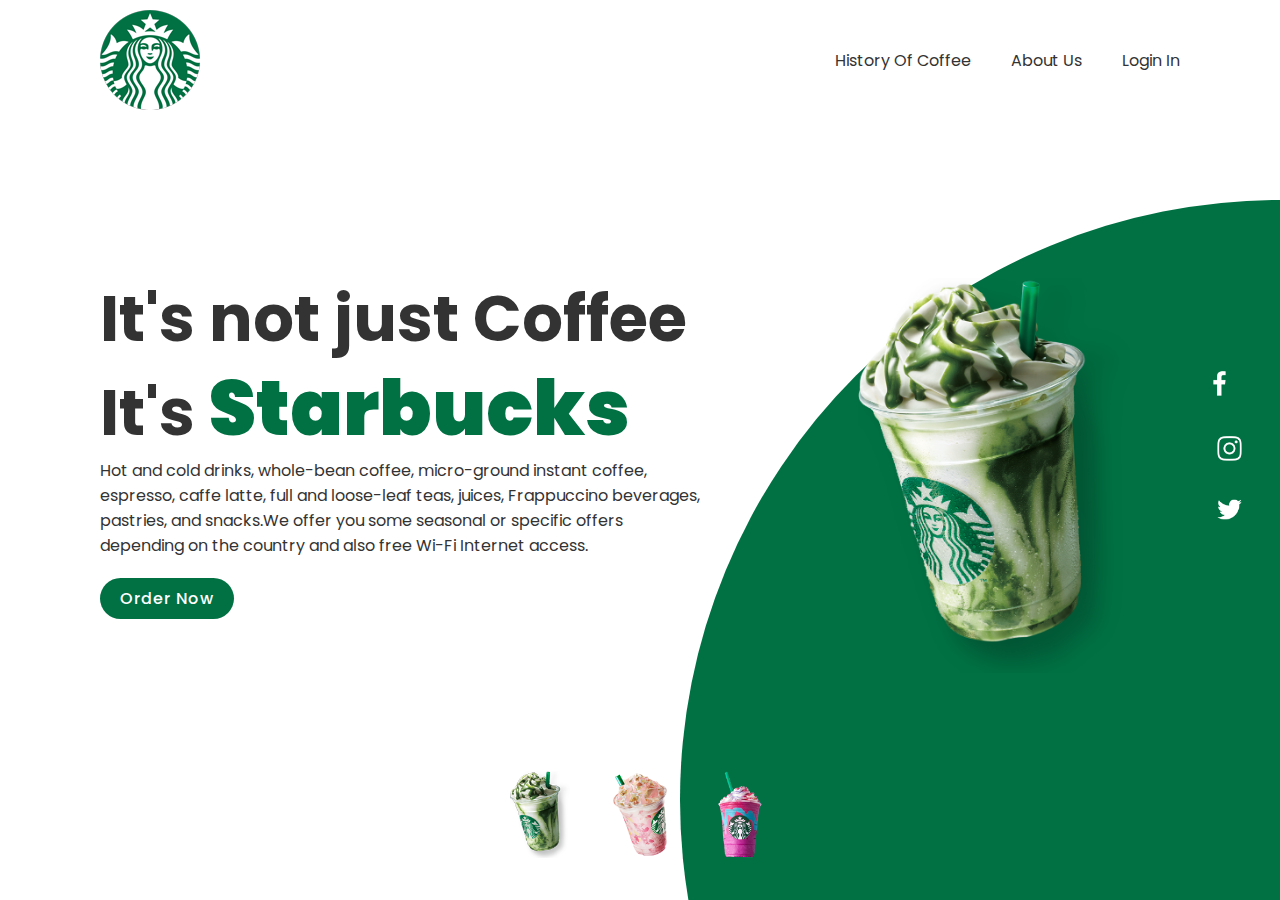
<file: index.html>
<!DOCTYPE html>
<html lang="en">
<head>
    <meta charset="UTF-8">
    <meta name="viewport" content="width=device-width, initial-scale=1.0">
    <link rel="icon" type="image/x-icon" href="/icons/starbucks.ico">
    <title>Starbucks</title>
    <link rel="stylesheet" href="styles/style.css">
</head>
<body>
    <section id = "section_id">
        <div class="round"></div>
        <header>
            <a href="#" class="logo"><img src="/main_page_image/logo.png"></a>
            <ul>
                <li>
                    <a href="/pages/history.html">History Of Coffee</a>
                </li>
                <li>
                    <a href="/pages/about.html">About Us</a>
                </li>
                <li>
                    <a href="/pages/sign.html">Login In</a>
                </li>

            </ul>
        </header>
        <div class="main_content">
            <div class="text">
                <h2>
                    It's not just Coffee <br> It's <span>Starbucks</span>
                </h2>
            <p> Hot and cold drinks, whole-bean coffee, micro-ground instant coffee, espresso, caffe latte, full and loose-leaf teas, juices, Frappuccino beverages, pastries, and snacks.We offer you some seasonal or specific offers depending on the country and also free Wi-Fi Internet access.</p>
            <a href="/pages/order.html">Order Now</a>
            </div>
            <div class="img_box">
                <img src="main_page_image/project_1(img).png" class="starbucks">
            </div>
            
        </div>
        <ul>
            <div class="change_coffee">
                 <li><img src="main_page_image/thumb1.png" onclick="imgChange('main_page_image/project_1(img).png');circleChange('#017143')"></li>
                <li><img src="main_page_image/thumb2.png"onclick="imgChange('main_page_image/img2.png');circleChange('#eb7495')"></li>
                <li><img src="main_page_image/thumb3.png"onclick="imgChange('main_page_image/img-3.png');circleChange('#d752b1')"></li>
            </div>
        </ul>
        <div class="icons">
            <ul>
                <li><a href="#"><img src="main_page_image/facebook.png"></a></li>
                <li><a href="#"><img src="main_page_image/instagram.png"></a></li>
                <li><a href="#"><img src="main_page_image/twitter.png"></a></li>
            </ul>
        </div>
    </section>
    <script>
        function imgChange(img_name){
            document.querySelector('.starbucks').src = img_name;
        }
        function circleChange(color_name){
           const r =  document.querySelector('.round');
           r.style.background = color_name;
        }
        
    </script>
</body>
</html>
</file>
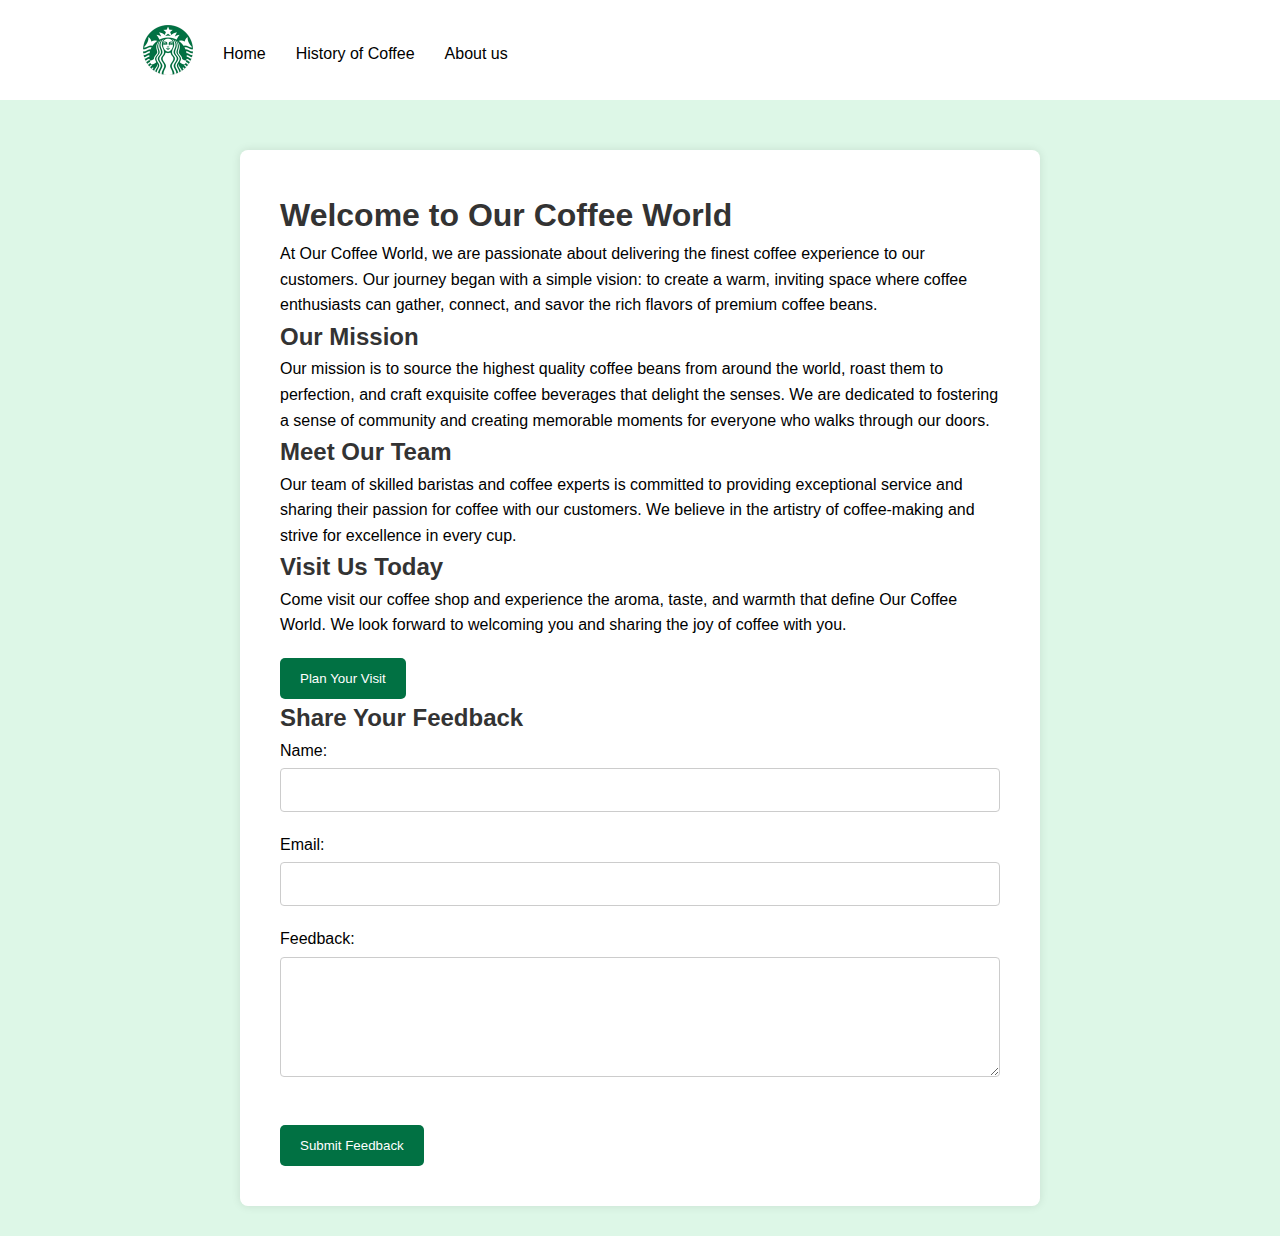
<file: pages/about.html>
<!DOCTYPE html>
<html lang="en">
<head>
    <meta charset="UTF-8">
    <meta http-equiv="X-UA-Compatible" content="IE=edge">
    <link rel="shortcut icon" href="#">
    <meta name="viewport" content="width=device-width, initial-scale=1.0">
    <link href="https://fonts.googleapis.com/css2?family=Roboto:wght@400;700&display=swap" rel="stylesheet">
    <title>About Us</title>
    <link rel="icon" type="image/x-icon" href="/icons/starbucks.ico">
    <link rel="stylesheet" href="/styles/navbar.css">
    <link rel="stylesheet" href="/styles/about.css">
</head>
<body>
    <header>
        <nav>
            <ul>


                <li >
                    <img src="/main_page_image/logo.png" class="nav-img">
                </li>
                <li class="">
                    <a href="/">
                   Home
                    </a>
                </li>

                <li>
                    <a href="/pages/history.html">
                        History of Coffee
                        
                    </a>
                </li>
                <li class="">
                    <a href="/pages/about.html">
                        About us
                    </a>
                </li>

            </ul>
        </nav>
    </header>
    
    <div class="about-container">
        <h1>Welcome to Our Coffee World</h1>
        <p>At Our Coffee World, we are passionate about delivering the finest coffee experience to our customers. Our journey began with a simple vision: to create a warm, inviting space where coffee enthusiasts can gather, connect, and savor the rich flavors of premium coffee beans.</p>
        
        <h2>Our Mission</h2>
        <p>Our mission is to source the highest quality coffee beans from around the world, roast them to perfection, and craft exquisite coffee beverages that delight the senses. We are dedicated to fostering a sense of community and creating memorable moments for everyone who walks through our doors.</p>
        
        <h2>Meet Our Team</h2>
        <p>Our team of skilled baristas and coffee experts is committed to providing exceptional service and sharing their passion for coffee with our customers. We believe in the artistry of coffee-making and strive for excellence in every cup.</p>
        
        <h2>Visit Us Today</h2>
        <p>Come visit our coffee shop and experience the aroma, taste, and warmth that define Our Coffee World. We look forward to welcoming you and sharing the joy of coffee with you.</p>
        
        <button id="visitButton">Plan Your Visit</button>

        <h2>Share Your Feedback</h2>
        <form id="feedbackForm">
            <div class="form-group">
                <label for="name">Name:</label>
                <input type="text" id="name" required>
            </div>
    
            <div class="form-group">
                <label for="email">Email:</label>
                <input type="email" id="email" required>
            </div>
    
            <div class="form-group">
                <label for="feedback">Feedback:</label>
                <textarea id="feedback" rows="4" required></textarea>
            </div>
    
            <button type="submit" id = "onsubmit" onclick="submitForm()">Submit Feedback</button>
        </form>
        
        
    </div>

    <script >

        // document.getElementById("visitButton").addEventListener("click", function() {
        //     alert("Plan your visit to Our Coffee World and immerse yourself in the world of exquisite coffee and warm hospitality!");
        // });
        

        //const feedbackForm = document.getElementById("feedbackForm");
        
        // const subData = document.querySelector("#onsubmit");
                
        //     subData.addEventListener("click",()=>{
        //                 const name = document.getElementById("name").value;
                
                    
        //         console.log(name.value);
        //         const email = document.getElementById("email").value;

        //         const feedback = document.getElementById("feedback").value;
        //         document.getElementById("feedbackForm").innerHTML = "<h2>Thank You!</h2><p>We appreciate your feedback, " + name + "!</p>";
        
        //     });
        
        // const name = document.getElementById("name").value;
        function submitForm() {
                              const name = document.getElementById("name").value;
                      
                          
                      console.log(name.value);
                      const email = document.getElementById("email").value;
      
                      const feedback = document.getElementById("feedback").value;
                      document.getElementById("feedbackForm").innerHTML = "<h2>Thank You!</h2><p>We appreciate your feedback, " + name + "!</p>";

            
          }
            
            // console.log(name.value);
            // const email = document.getElementById("email").value;

            // const feedback = document.getElementById("feedback").value;

            // console.log("Email: " + email);
            // console.log("Feedback: " + feedback);
            // console.log("Name: " + name);

                     
    
           

        

        
        //document.getElementById("feedbackForm").addEventListener("submit", submitForm);

    </script>
</body>
</html>
</file>
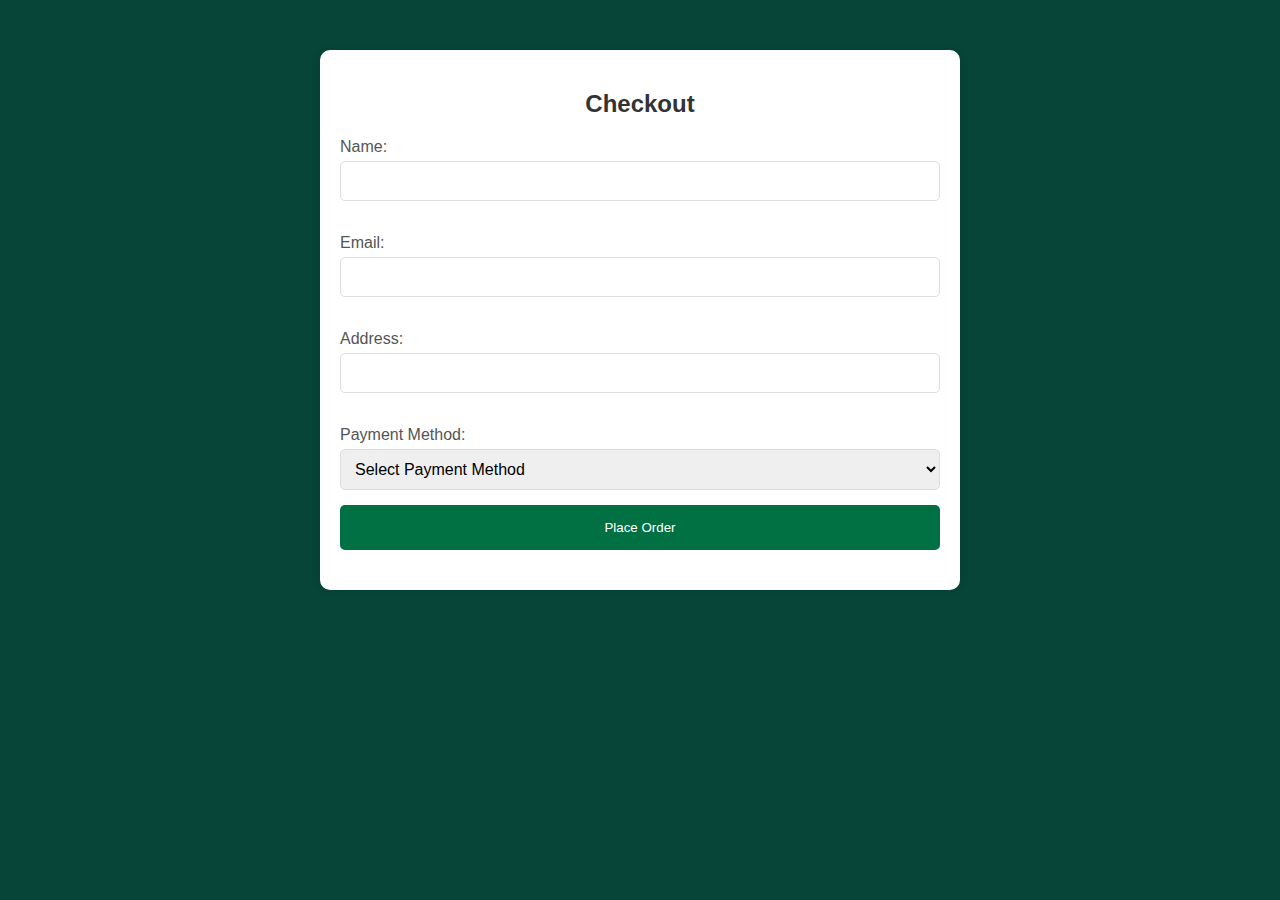
<file: pages/checkout.html>
<!DOCTYPE html>
<html lang="en">
<head>
    <meta charset="UTF-8">
    <meta http-equiv="X-UA-Compatible" content="IE=edge">
    <link rel="shortcut icon" href="#">
    <meta name="viewport" content="width=device-width, initial-scale=1.0">
    <title>Checkout</title>
    <link rel="stylesheet" href="/styles/checkout.css">
    <link rel="icon" type="image/x-icon" href="/icons/starbucks.ico">
</head>
<body>
    <div class="checkout-container">
        <h2>Checkout</h2>
        <form id="checkout-form">
            <label for="name">Name:</label>
            <input type="text" id="name" required><br>


            <label for="email">Email:</label>
            <input type="email" id="email" required><br>

            <label for="address">Address:</label>
            <input type="text" id="address" required><br>

            <label for="payment-method">Payment Method:</label>
            <select id="payment-method" required>
                <option value="" disabled selected>Select Payment Method</option>
                <option value="gpay">GPay</option>

                <option value="paytm">Paytm</option>

                <option value="card">Credit Card</option>

                <option value="cash">Cash</option>
            </select>
            
            <div id="card-details" class="hidden">
                
                <label for="card-number">Card Number:</label>
                <input type="text" id="card-number">
                
                <label for="expiry-date">Expiry Date:</label>
                <input type="text" id="expiry-date" placeholder="MM/YY">
                
                <label for="cvv">CVV:</label>
                <input type="text" id="cvv">
            </div>

            <button type="submit" id="orderPlace">Place Order</button>
        </form>
        <div class="order-status" id="order-status"></div>
    </div>


    <script>
    document.addEventListener("DOMContentLoaded", function() {
        const checkoutForm = document.getElementById("checkout-form");
        console.log(checkoutForm);

        const paymentType = document.getElementById("payment-method");
        console.log(paymentType);

        const cardDetails = document.getElementById("card-details");
        console.log(cardDetails);

        const orderStatus = document.getElementById("order-status");
        console.log(orderStatus);

        paymentType.addEventListener("change", function() {
            if (paymentType.value === "card") {
                cardDetails.classList.remove("hidden");
            } else {
                cardDetails.classList.add("hidden");
            }
        });

        checkoutForm.addEventListener("submit", function(event) {
            event.preventDefault();
            const name = document.getElementById("name").value;
            //console.log(name);
            const email = document.getElementById("email").value;
            //console.log(email);
            const address = document.getElementById("address").value;
           // console.log(orderStatus);
            const paymentMethod = paymentType.value;
            //console.log(paymentMethod);

            // const cardNumber = document.getElementById("card-number").value;

            // const expiryDate = document.getElementById("expiry-date").value;

            // const cvv = document.getElementById("cvv").value;

            checkoutForm.style.display = "none";

            orderStatus.textContent = `Thanks, ${name}! Your order has been placed. We will deliver your items to ${address}.`;

            localStorage.clear();
            
            setTimeout(function() {
                window.location.href = "/index.html"; 
            }, 3000);
        });



});


    </script>
</body>
</html>
</file>
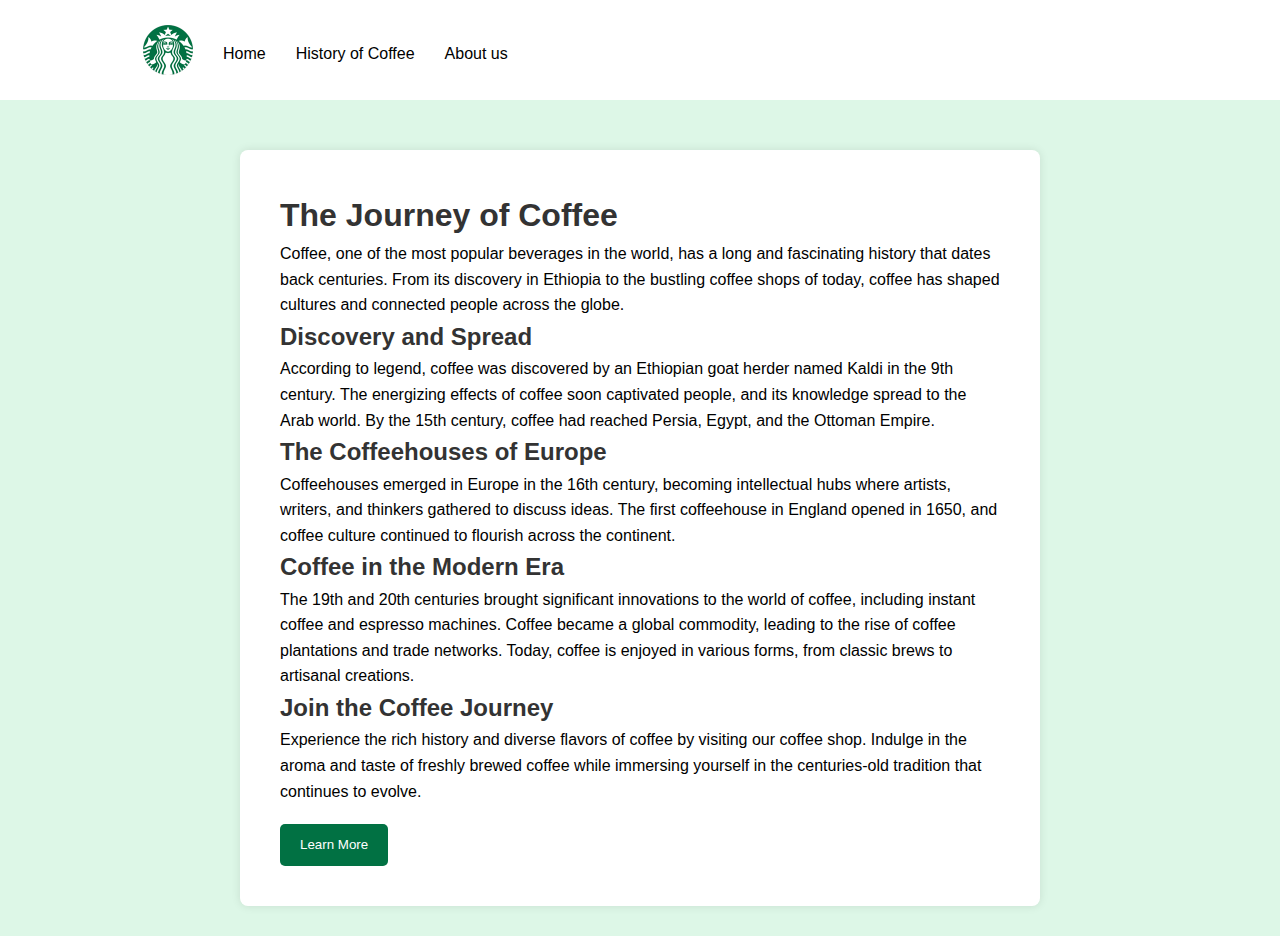
<file: pages/history.html>
<!DOCTYPE html>
<html lang="en">
<head>
    <meta charset="UTF-8">
    <meta http-equiv="X-UA-Compatible" content="IE=edge">
    <link rel="shortcut icon" href="#">
    <meta name="viewport" content="width=device-width, initial-scale=1.0">
    <link href="https://fonts.googleapis.com/css2?family=Roboto:wght@400;700&display=swap" rel="stylesheet">
    <title>History of Coffee</title>
    <link rel="icon" type="image/x-icon" href="/icons/starbucks.ico">
    <link rel="stylesheet" href="/styles/navbar.css">
    <link rel="stylesheet" href="/styles/history.css">
</head>
<body>
    <header>
        <nav>
            <ul>


                <li >
                    <img src="/main_page_image/logo.png" class="nav-img">
                </li>
                <li class="">
                    <a href="/">
                   Home
                    </a>
                </li>

                <li>
                    <a href="/pages/history.html">
                        History of Coffee
                        
                    </a>
                </li>
                <li class="">
                    <a href="/pages/about.html">
                        About us
                    </a>
                </li>

            </ul>
        </nav>
    </header>
    <div class="history-container">
        <h1>The Journey of Coffee</h1>
        <p>Coffee, one of the most popular beverages in the world, has a long and fascinating history that dates back centuries. From its discovery in Ethiopia to the bustling coffee shops of today, coffee has shaped cultures and connected people across the globe.</p>
        
        <h2>Discovery and Spread</h2>
        <p>According to legend, coffee was discovered by an Ethiopian goat herder named Kaldi in the 9th century. The energizing effects of coffee soon captivated people, and its knowledge spread to the Arab world. By the 15th century, coffee had reached Persia, Egypt, and the Ottoman Empire.</p>
        
        <h2>The Coffeehouses of Europe</h2>
        <p>Coffeehouses emerged in Europe in the 16th century, becoming intellectual hubs where artists, writers, and thinkers gathered to discuss ideas. The first coffeehouse in England opened in 1650, and coffee culture continued to flourish across the continent.</p>
        
        <h2>Coffee in the Modern Era</h2>
        <p>The 19th and 20th centuries brought significant innovations to the world of coffee, including instant coffee and espresso machines. Coffee became a global commodity, leading to the rise of coffee plantations and trade networks. Today, coffee is enjoyed in various forms, from classic brews to artisanal creations.</p>
        
        <h2>Join the Coffee Journey</h2>
        <p>Experience the rich history and diverse flavors of coffee by visiting our coffee shop. Indulge in the aroma and taste of freshly brewed coffee while immersing yourself in the centuries-old tradition that continues to evolve.</p>
        
        <button id="coffeeButton">Learn More</button>
    </div>

    <script>
        document.getElementById("coffeeButton").addEventListener("click", function() {
    alert("Visit our coffee shop to experience the rich history and delightful flavors of coffee!");
});

    </script>
</body>
</html>
</file>
<file: styles/style.css>
@import url('https://fonts.googleapis.com/css2?family=Poppins:wght@200;300;400;500;600;700;900&family=Roboto:ital,wght@0,100;0,300;0,400;0,500;0,700;0,900;1,100&display=swap');
 
*{
    margin: 0;
    padding: 0;
    box-sizing: border-box;
    font-family: 'poppins',sans-serif;
    overflow: hidden;
  

}

#section_id{
    position: relative;
    width: 100%;
    min-height: 100vh;
    padding: 100px;
    display: flex;
    justify-content: space-between;
    align-items: center;
    background-color: white;
   

}

header{
    position: absolute;
    top: 0;
    left: 0;
    width: 100%;
    padding: 10px 100px;
    display: flex;
    justify-content: space-between;
    align-items: center;

}

header .logo{
    position: relative;
    max-width: 100px;

}

header ul{
    position: relative;
    display: flex;
}

header ul li {
    list-style: none;
    
}

header ul li a{
    display: inline-block;
    color: #333;
    font-weight: 400;
    margin-left: 40px;
    text-decoration: none;

}

.main_content{
    position: relative;
    display: flex;
    width: 100%;
    justify-content: space-between;
    align-items: center;
        overflow: hidden;
    
}

.main_content .text{
    position: relative;
    max-width: 600px;

}

.main_content .text h2{
    color: #333;
    font-size: 4em;
    line-height: 1.4em;
    font-weight: 500px;
}

.main_content .text h2 span{
    color: #017143;
    font-size: 1.2em;
    font-weight: 900;

}

.main_content .text p {
    color: #333;

}

.main_content .text  a{
    display: inline-block;
    margin-top: 20px;
    padding: 8px 20px;
    background-color: #017143;
    color: #fff;
    border-radius: 40px;
    font-weight: 500;
    letter-spacing: 1px;
    text-decoration: none;

}

.main_content .img_box{
    width: 600px;
    display: flex;
    justify-content: flex-end;
    padding-right: 50px;
    margin-top: 50px;

}

.main_content .img_box img{
    max-width: 340px;
    height: 395px;
}



.change_coffee{
    position: absolute;
    left: 50%;
    bottom: 35px;
    transform: translate(-50%);
    display: flex;
}
.change_coffee li{
    list-style: none;
    display: inline-block;
    margin:0 20px;
    cursor: pointer;
    transition: 0.5s;
}

.change_coffee li :hover{
    transform: translateY(-10px);
}

.change_coffee li img{
    
    max-width: 60px;
}

.icons{
    position: absolute;
    top: 50%;
    right: 30px;
    transform: translateY(-50%);
    display: flex;
    justify-content: center;
    align-items: center;
    flex-direction: column;



}

.icons li{
    list-style: none;

}

.icons li a {
    display: inline-block;
    margin: 5px 0 ;
    transform:scale(0.6);
    filter: invert(1);
}

.round{
    position: absolute;
    top: 0;
    left: 0;
    width: 100%;
    height: 100%;
    background-color: #017143;
    clip-path: circle(600px at right 800px);
  

}

@media only screen and (max-width: 1063px) and (min-width: 911px){
    .main_content .img_box img{
        padding: 20px;
        height: 220px;
        width: 300px;

      }

    .round{
        clip-path: circle(500px at right 800px);
    }



}

@media only screen and (max-width: 897px) and (min-width: 525px)  {

    *{
        overflow: visible;
    }

    .main_content .img_box img {
        height: 250px;
        padding: 10px;
        margin-left: 30px;
    }

    .main_content .text h2 {
        letter-spacing: 0.8px;
          font-size: 3em;
      }

    .round{
        clip-path: circle(0px at right 800px);
    }

    header img{
        height: 65px;
    }

    .change_coffee{
        bottom: -20px;
    }
} 

@media screen and (max-width:524px) {
    *{
        overflow: visible;
    }
    header{
        padding: 15px;
    }
    header img{
        height: 50px;
    }
    #section_id{
        padding: 100px 70px;
    }
    .main_content{
        display: initial;
    }
    .main_content .text p{
        color: white;
    }

    .main_content .text h2 {
      letter-spacing: 0.8px;
        font-size: 4em;
    }
    .main_content .text h2 span{
        color: white;
        font-size: 0.8em;
    }
    .main_content .img_box{
        display: initial;
    }
    .change_coffee{
        bottom: 0;
    }
    .icons ul li{
        display: flex;
        justify-content: space-between;
    }

    .main_content .text a {
        background-color: white;
        color: #017143;
        margin-bottom: 20px;
    }

    .main_content .img_box img{
      padding: 20px;
    }

    .round{
        clip-path: circle(600px at right 800px);
    }

}
</file>
<file: styles/navbar.css>
header {
    width: 100%;
    height: 100px;
  
    padding: 20px 10%;
    display: flex;
    justify-content: space-between;
    top: 0;
    left: 0;
    background-color: white;
  
    z-index: 99;
  }
  
  header nav ul {
    display: flex;
    align-items: center;
  }
  
  header nav ul li {
    list-style: none;
    margin: 0 10px;
    padding: 5px 5px;
    border-radius: 15px;
  }
  
  header nav ul li a {
    display: flex;
    align-items: center;
    height: 32px;
    text-decoration: none;
    color: black;

  }
  
   .nav-img {
    margin-left: auto;
    margin-right: auto;
    width: 50px;
  
  }
</file>
<file: styles/about.css>
* {
    padding: 0;
    margin: 0;
    box-sizing: border-box;
    font-family: 'poppins',sans-serif;
    line-height: 1.6;
  }

body {
    font-family: 'Roboto', sans-serif;
   background-color: rgb(221, 247, 231);
    margin: 0;
    padding: 0;
    margin-bottom: 30px;
}

.about-container {
    max-width: 800px;
    margin: 0 auto;
    padding: 40px;
    background-color: white;
    box-shadow: 0 0 10px rgba(0, 0, 0, 0.1);
    border-radius: 8px;
    margin-top: 50px;
}
  
h1, h2 {
    color: #333;
}

button {
    background-color: #017143;
    color: white;
    border: none;
    padding: 10px 20px;
    cursor: pointer;
    border-radius: 5px;
    margin-top: 20px;
    transition: background-color 0.3s ease;
}

button:hover {
    background-color: #45a049;
}


.form-group {
    margin-bottom: 20px;
}

label {
    display: block;
    margin-bottom: 5px;
}

input[type="text"],
input[type="email"],
textarea {
    width: 100%;
    padding: 8px;
    font-size: 16px;
    border: 1px solid #ccc;
    border-radius: 4px;
}

button[type="submit"] {
    background-color: #017143;
    color: white;
    border: none;
    padding: 10px 20px;
    cursor: pointer;
    border-radius: 5px;
    transition: background-color 0.3s ease;
}

button[type="submit"]:hover {
    background-color: #45a049;
}
</file>
<file: styles/checkout.css>
body {
    font-family: Arial, sans-serif;
    background-color: rgb(7, 69, 56);
    margin: 0;
    padding: 0;
}

.checkout-container {
    max-width: 600px;
    margin: 50px auto;
    background-color: #fff;
    padding: 20px;
    border-radius: 10px;
    box-shadow: 0px 0px 10px 0px rgba(0,0,0,0.1);
}

h2 {
    text-align: center;
    margin-bottom: 20px;
    color: #333;
}

form {
    display: flex;
    flex-direction: column;
    margin-bottom: 20px;
}

label {
    margin-bottom: 5px;
    color: #555;
}

input[type="text"],
input[type="email"] {
    padding: 10px;
    margin-bottom: 15px;
    border: 1px solid #ddd;
    border-radius: 5px;
    font-size: 16px;
}

select {
    padding: 10px;
    margin-bottom: 15px;
    border: 1px solid #ddd;
    border-radius: 5px;
    font-size: 16px;
}

#card-details {
    margin-top: 20px;
}

button {
    background-color: #017143;
    color: #fff;
    border: none;
    padding: 15px;
    border-radius: 5px;
    cursor: pointer;
    transition: background-color 0.3s;
}

button:hover {
    background-color: #45a049;
}

.order-status {
    text-align: center;
    font-size: 18px;
    font-weight: bold;
    color: rgb(7, 69, 56);
    margin-top: 20px;

}

.hidden {
    display: none;
}


#card-details {
    margin-top: 20px;
}

#card-details label {
    margin-bottom: 5px;
    color: #555;
}

#card-details input[type="text"] {
    padding: 10px;
    margin-bottom: 15px;
    border: 1px solid #ddd;
    border-radius: 5px;
    font-size: 16px;
    display: inline-block;
    width: calc(100% - 22px);
}

#card-details input[type="text"]:last-child {
    margin-right: 20px;
    width: calc(50% - 22px);
}

#card-details input[type="text"]:first-child {
    width: calc(50% - 22px);
}
</file>
<file: styles/history.css>
* {
    padding: 0;
    margin: 0;
    box-sizing: border-box;
    font-family: 'poppins',sans-serif;
    line-height: 1.6;
  }

body {
    font-family: 'Roboto', sans-serif;
    background-color: rgb(221, 247, 231);
    margin-bottom: 30px;
}

.history-container {
    max-width: 800px;
    margin: 0 auto;
    padding: 40px;
    background-color: white;
    box-shadow: 0 0 10px rgba(0, 0, 0, 0.1);
    border-radius: 8px;
    margin-top: 50px;
}


h1, h2 {
    color: #333;
}

button {
    background-color: #017143;
    color: white;
    border: none;
    padding: 10px 20px;
    cursor: pointer;
    border-radius: 5px;
    margin-top: 20px;
    transition: background-color 0.3s ease;
}

button:hover {
    background-color: #45a049;
}
</file>
